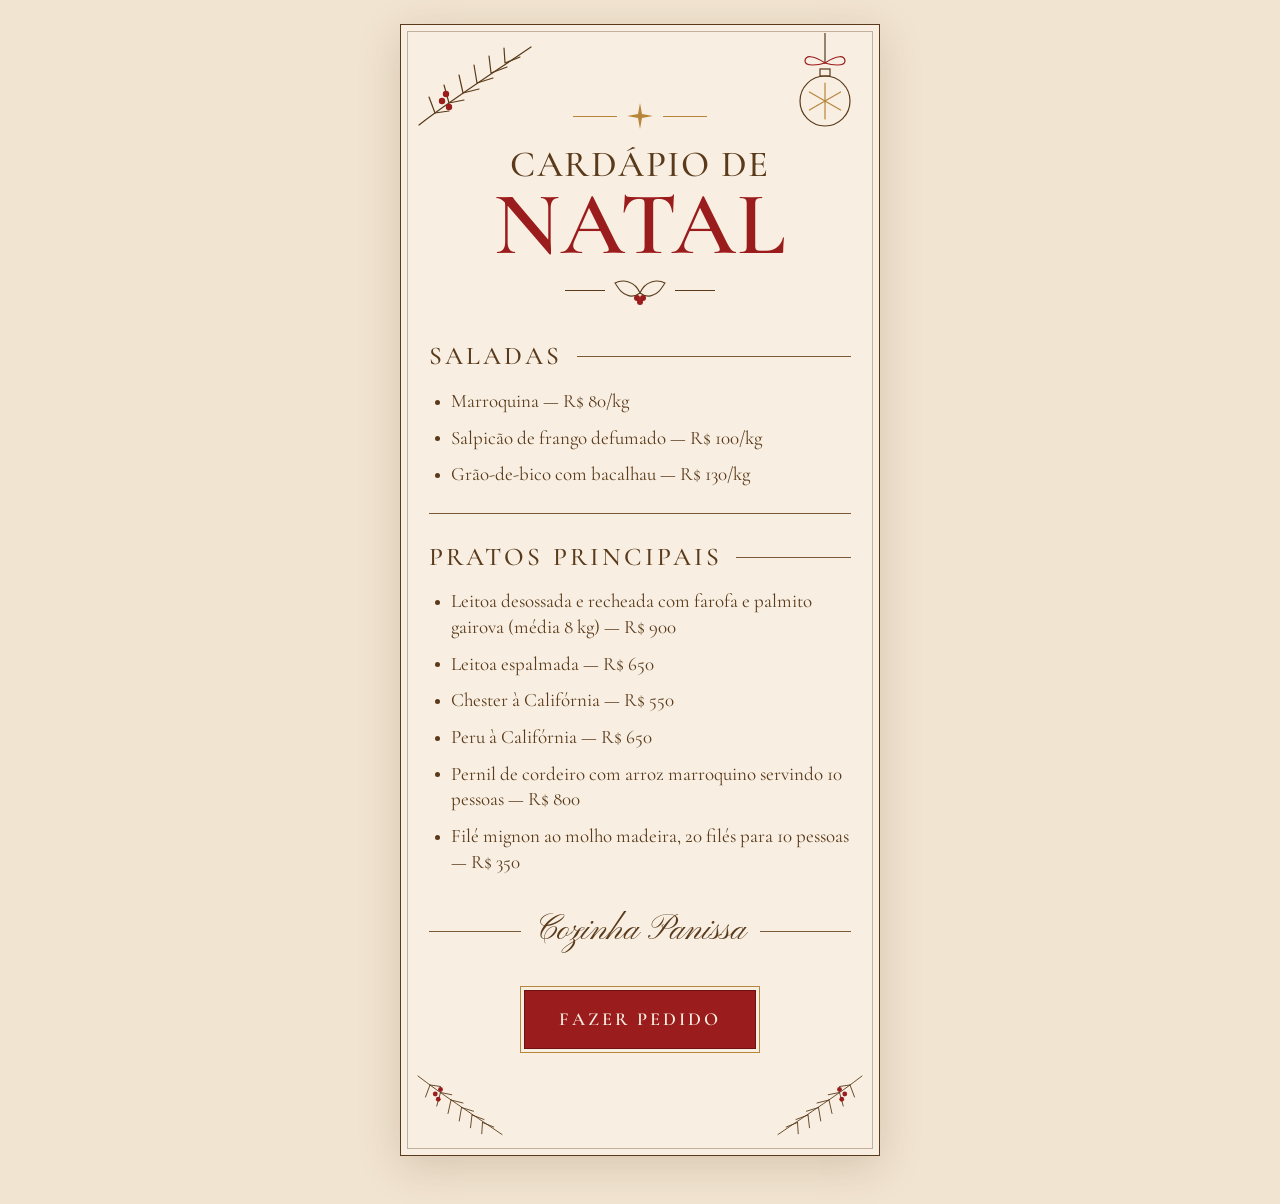
<file: index.html>
<!DOCTYPE html>
<html lang="pt-BR">
<head>
<meta charset="UTF-8">
<meta name="viewport" content="width=device-width, initial-scale=1">
<title>Cardápio de Natal · Cozinha Panissa</title>
<meta name="description" content="Cardápio de Natal da Cozinha Panissa. Faça sua encomenda pelo WhatsApp.">

<!-- Pré-visualização do link (WhatsApp, Instagram, Facebook, etc.) -->
<meta property="og:type" content="website">
<meta property="og:locale" content="pt_BR">
<meta property="og:site_name" content="Cozinha Panissa">
<meta property="og:title" content="Cardápio de Natal | Cozinha Panissa">
<meta property="og:description" content="Confira nosso cardápio especial de Natal e faça sua encomenda!">
<meta property="og:url" content="https://maaahdev609.github.io/cardapiocozinhapanissa/">
<meta property="og:image" content="https://maaahdev609.github.io/cardapiocozinhapanissa/preview.jpg">
<meta property="og:image:type" content="image/jpeg">
<meta property="og:image:width" content="1200">
<meta property="og:image:height" content="630">
<meta property="og:image:alt" content="Cardápio de Natal da Cozinha Panissa">
<meta name="twitter:card" content="summary_large_image">
<link rel="preconnect" href="https://fonts.googleapis.com">
<link rel="preconnect" href="https://fonts.gstatic.com" crossorigin>
<link href="https://fonts.googleapis.com/css2?family=Cormorant+Garamond:wght@400;500;600&family=Pinyon+Script&display=swap" rel="stylesheet">

<link rel="stylesheet" href="style.css">

<!-- Se o JavaScript estiver desligado, mostra o cardápio direto -->
<noscript><style>.abertura{display:none}body.carregando{overflow:auto}</style></noscript>
</head>

<body class="carregando">

<!-- Elementos decorativos reutilizáveis -->
<svg width="0" height="0" style="position:absolute" aria-hidden="true">
  <defs>
    <symbol id="ramo" viewBox="0 0 120 90">
      <g fill="none" stroke="#5a3a1a" stroke-width="1.2" stroke-linecap="round">
        <path d="M4 86 C35 62 72 38 116 8"/>
        <path d="M20 74 l-6 -16 M20 74 l14 -2"/>
        <path d="M34 64 l-5 -18 M34 64 l15 -3"/>
        <path d="M48 54 l-4 -18 M48 54 l16 -4"/>
        <path d="M62 44 l-3 -18 M62 44 l16 -5"/>
        <path d="M76 34 l-2 -17 M76 34 l16 -6"/>
        <path d="M90 24 l-1 -15 M90 24 l15 -6"/>
      </g>
      <g fill="#9b1c1c">
        <circle cx="27" cy="62" r="3.2"/><circle cx="34" cy="68" r="3.2"/><circle cx="31" cy="55" r="3.2"/>
      </g>
    </symbol>
  </defs>
</svg>

<!-- Abertura -->
<div class="abertura" aria-hidden="true">
  <div class="cortina esq"></div>
  <div class="cortina dir"></div>
</div>

<main>
  <article class="cardapio">

    <div class="deco ramo-topo"><svg viewBox="0 0 120 90"><use href="#ramo"/></svg></div>

    <div class="deco bola" aria-hidden="true">
      <svg viewBox="0 0 64 100" fill="none" stroke="#5a3a1a" stroke-width="1.2" stroke-linecap="round">
        <path d="M32 0 V30"/>
        <path d="M32 30 C20 22 12 22 12 28 C12 34 26 32 32 30 C38 32 52 34 52 28 C52 22 44 22 32 30Z" stroke="#9b1c1c"/>
        <rect x="27" y="36" width="10" height="7"/>
        <circle cx="32" cy="68" r="25"/>
        <g stroke="#b8863b">
          <path d="M32 50 V86 M16.4 59 L47.6 77 M16.4 77 L47.6 59"/>
        </g>
      </svg>
    </div>

    <div class="estrela" aria-hidden="true">
      <svg width="26" height="26" viewBox="0 0 26 26" fill="#b8863b"><path d="M13 0 L15 11 L26 13 L15 15 L13 26 L11 15 L0 13 L11 11Z"/></svg>
    </div>

    <h1>
      <span class="pequeno">CARDÁPIO DE</span>
      <span class="grande">NATAL</span>
    </h1>

    <div class="azevinho" aria-hidden="true">
      <svg viewBox="0 0 54 30" fill="none" stroke="#5a3a1a" stroke-width="1.1">
        <path d="M27 18 C22 6 10 4 2 8 C6 14 8 18 14 20 C18 22 23 21 27 18Z"/>
        <path d="M27 18 C32 6 44 4 52 8 C48 14 46 18 40 20 C36 22 31 21 27 18Z"/>
        <g fill="#9b1c1c" stroke="none"><circle cx="24" cy="23" r="3"/><circle cx="30" cy="23" r="3"/><circle cx="27" cy="27" r="3"/></g>
      </svg>
    </div>

    <section>
      <h2>Saladas</h2>
      <ul>
        <li>Marroquina <span class="preco">— R$&nbsp;80/kg</span></li>
        <li>Salpicão de frango defumado <span class="preco">— R$&nbsp;100/kg</span></li>
        <li>Grão-de-bico com bacalhau <span class="preco">— R$&nbsp;130/kg</span></li>
      </ul>
    </section>

    <hr>

    <section>
      <h2>Pratos principais</h2>
      <ul>
        <li>Leitoa desossada e recheada com farofa e palmito gairova (média 8&nbsp;kg) <span class="preco">— R$&nbsp;900</span></li>
        <li>Leitoa espalmada <span class="preco">— R$&nbsp;650</span></li>
        <li>Chester à Califórnia <span class="preco">— R$&nbsp;550</span></li>
        <li>Peru à Califórnia <span class="preco">— R$&nbsp;650</span></li>
        <li>Pernil de cordeiro com arroz marroquino servindo 10 pessoas <span class="preco">— R$&nbsp;800</span></li>
        <li>Filé mignon ao molho madeira, 20 filés para 10 pessoas <span class="preco">— R$&nbsp;350</span></li>
      </ul>
    </section>

    <div class="assinatura"><span>Cozinha Panissa</span></div>

    <div class="pedido">
      <!-- Número do WhatsApp no link abaixo: 55 + DDD + número, só dígitos -->
      <a class="botao" target="_blank" rel="noopener"
         href="https://wa.me/5517997913982?text=Ol%C3%A1!%20Vi%20o%20card%C3%A1pio%20de%20Natal%20e%20gostaria%20de%20fazer%20uma%20encomenda%20%F0%9F%8E%84">
        Fazer pedido
      </a>
    </div>

    <div class="deco ramo-base-e"><svg viewBox="0 0 120 90"><use href="#ramo"/></svg></div>
    <div class="deco ramo-base-d"><svg viewBox="0 0 120 90"><use href="#ramo"/></svg></div>

  </article>
</main>

<script>
  // Abertura: cortina fechada -> abre -> cardápio já aparece por baixo
  (function () {
    var body = document.body;
    var abertura = document.querySelector('.abertura');

    setTimeout(function () { body.classList.add('abrir'); }, 400);        // cortina abre
    setTimeout(function () {                                               // limpa tudo
      abertura.style.display = 'none';
      body.classList.remove('carregando');
    }, 1600);
  })();
</script>

</body>
</html>
</file>
<file: style.css>
:root {
    --creme: #f8efe2;
    --creme-escuro: #f1e4d0;
    --marrom: #5a3a1a;
    --marrom-claro: #7a5a36;
    --vermelho: #9b1c1c;
    --vermelho-escuro: #6f1111;
    --dourado: #b8863b;
  }

  * { box-sizing: border-box; margin: 0; padding: 0; }

  body {
    background: var(--creme-escuro);
    color: var(--marrom);
    font-family: "Cormorant Garamond", Georgia, "Times New Roman", serif;
    font-size: 19px;
    line-height: 1.35;
    min-height: 100vh;
  }

  /* ---------- ABERTURA: cortina que abre e já revela o cardápio ---------- */
  .abertura {
    position: fixed;
    inset: 0;
    z-index: 100;
    overflow: hidden;
    pointer-events: none;
  }
  body.carregando { overflow: hidden; }

  .cortina {
    position: absolute;
    top: 0;
    bottom: 0;
    width: 50.5%;
    background:
      repeating-linear-gradient(90deg,
        rgba(0,0,0,0.22) 0, rgba(0,0,0,0) 14px,
        rgba(255,255,255,0.08) 28px, rgba(0,0,0,0.22) 44px),
      var(--vermelho);
    box-shadow: 0 0 40px rgba(0,0,0,0.45);
  }
  .cortina { transition: transform 1s cubic-bezier(.7,0,.3,1); }
  .cortina.esq { left: 0;  border-right: 3px solid var(--dourado); }
  .cortina.dir { right: 0; border-left: 3px solid var(--dourado); }
  .abrir .cortina.esq { transform: translateX(-130%); }
  .abrir .cortina.dir { transform: translateX(130%); }

  /* ---------- PÁGINA ---------- */
  main {
    padding: 24px 14px 48px;
    display: flex;
    justify-content: center;
  }

  .cardapio {
    position: relative;
    width: 100%;
    max-width: 480px;
    background: var(--creme);
    border: 1px solid var(--marrom);
    padding: 70px 28px 36px;
    box-shadow: 0 10px 40px rgba(90,58,26,0.18);
  }
  .cardapio::before {
    content: "";
    position: absolute;
    inset: 6px;
    border: 1px solid rgba(90,58,26,0.35);
    pointer-events: none;
  }

  .deco { position: absolute; pointer-events: none; }
  .deco svg { display: block; width: 100%; height: auto; }
  .ramo-topo   { top: 14px; left: 14px; width: 120px; }
  .bola        { top: 8px; right: 22px; width: 64px; }
  .ramo-base-e { bottom: 14px; left: 14px; width: 90px; transform: scaleY(-1); }
  .ramo-base-d { bottom: 14px; right: 14px; width: 90px; transform: scale(-1, -1); }

  .estrela {
    display: flex; align-items: center; justify-content: center;
    gap: 10px; margin: 8px auto 18px; color: var(--dourado);
  }
  .estrela::before, .estrela::after {
    content: ""; height: 1px; width: 44px; background: var(--dourado);
  }

  .marca {
    text-align: center;
    letter-spacing: 0.28em;
    font-size: 1rem;
    font-weight: 500;
    text-transform: uppercase;
  }

  h1 { text-align: center; font-weight: 500; line-height: 1; margin-top: 18px; }
  h1 .pequeno {
    display: block;
    font-size: 2.3rem;
    letter-spacing: 0.04em;
    color: var(--marrom);
  }
  h1 .grande {
    display: block;
    font-size: 5.6rem;
    font-weight: 600;
    color: var(--vermelho);
    letter-spacing: 0.01em;
    margin-top: -4px;
  }

  .azevinho { width: 150px; margin: 6px auto 34px; display: flex; align-items: center; gap: 8px; }
  .azevinho::before, .azevinho::after { content: ""; flex: 1; height: 1px; background: var(--marrom); }
  .azevinho svg { width: 54px; flex: none; }

  h2 {
    display: flex; align-items: center; gap: 14px;
    font-weight: 500;
    font-size: 1.6rem;
    letter-spacing: 0.12em;
    text-transform: uppercase;
    margin-bottom: 14px;
  }
  h2::after { content: ""; flex: 1; height: 1px; background: var(--marrom-claro); }

  .preco { white-space: nowrap; }  /* o preço nunca quebra no meio */

  ul { list-style: none; margin-bottom: 8px; }
  li {
    position: relative;
    padding-left: 22px;
    margin-bottom: 11px;
  }
  li::before {
    content: "";
    position: absolute; left: 6px; top: 0.62em;
    width: 5px; height: 5px; border-radius: 50%;
    background: var(--marrom);
  }

  hr { border: 0; border-top: 1px solid var(--marrom-claro); margin: 26px 0 26px; }

  .assinatura {
    display: flex; align-items: center; gap: 14px;
    margin: 34px 0 0;
  }
  .assinatura::before, .assinatura::after { content: ""; flex: 1; height: 1px; background: var(--marrom-claro); }
  .assinatura span { font-family: "Pinyon Script", cursive; font-size: 2.2rem; color: var(--marrom); }

  .pedido { text-align: center; margin: 34px 0 70px; }
  .botao {
    display: inline-block;
    background: var(--vermelho);
    color: var(--creme);
    text-decoration: none;
    font-family: inherit;
    font-weight: 600;
    font-size: 1.15rem;
    letter-spacing: 0.16em;
    text-transform: uppercase;
    padding: 16px 34px;
    border: 1px solid var(--vermelho-escuro);
    outline: 1px solid var(--dourado);
    outline-offset: 3px;
    transition: background .25s, transform .25s;
  }
  .botao:hover, .botao:focus-visible { background: var(--vermelho-escuro); transform: translateY(-2px); }

  @media (max-width: 420px) {
    body { font-size: 17.5px; }
    .cardapio { padding: 64px 20px 30px; }
    h1 .grande { font-size: 4.6rem; }
    h1 .pequeno { font-size: 1.9rem; }
    h2 { font-size: 1.35rem; }
    .ramo-topo { width: 96px; }
    .bola { width: 52px; right: 16px; }
  }

  /* celulares bem pequenos (iPhone SE, Galaxy A pequeno) */
  @media (max-width: 360px) {
    main { padding: 16px 10px 40px; }
    .cardapio { padding: 58px 16px 28px; }
    h1 .grande { font-size: 4rem; }
    h1 .pequeno { font-size: 1.7rem; }
    h2 { font-size: 1.1rem; letter-spacing: 0.08em; gap: 10px; white-space: nowrap; }
    .marca { letter-spacing: 0.2em; font-size: 0.95rem; }
    .assinatura span { font-size: 1.8rem; white-space: nowrap; }
    .assinatura { gap: 10px; }
    .botao { padding: 14px 26px; font-size: 1.05rem; letter-spacing: 0.12em; }
    .ramo-topo { width: 80px; }
    .bola { width: 46px; right: 14px; }
    .ramo-base-e, .ramo-base-d { width: 70px; }
  }
</file>
